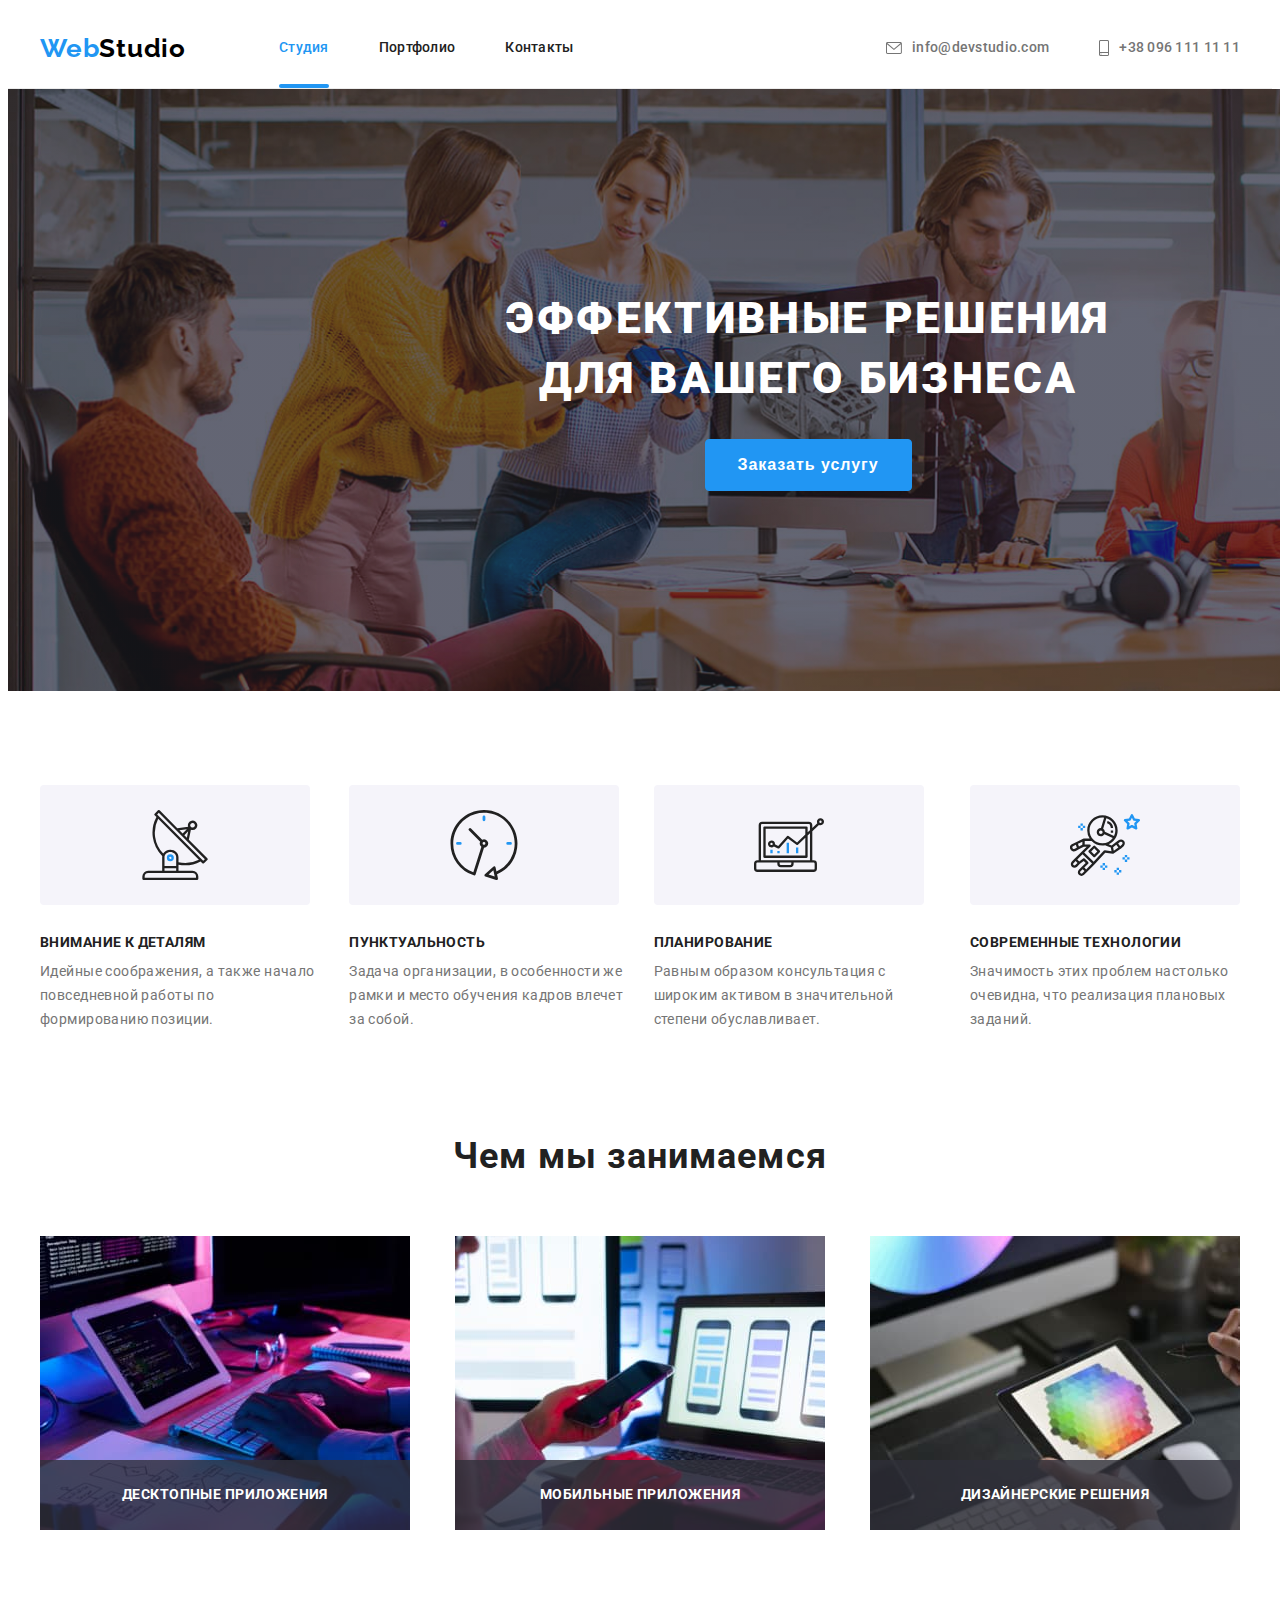
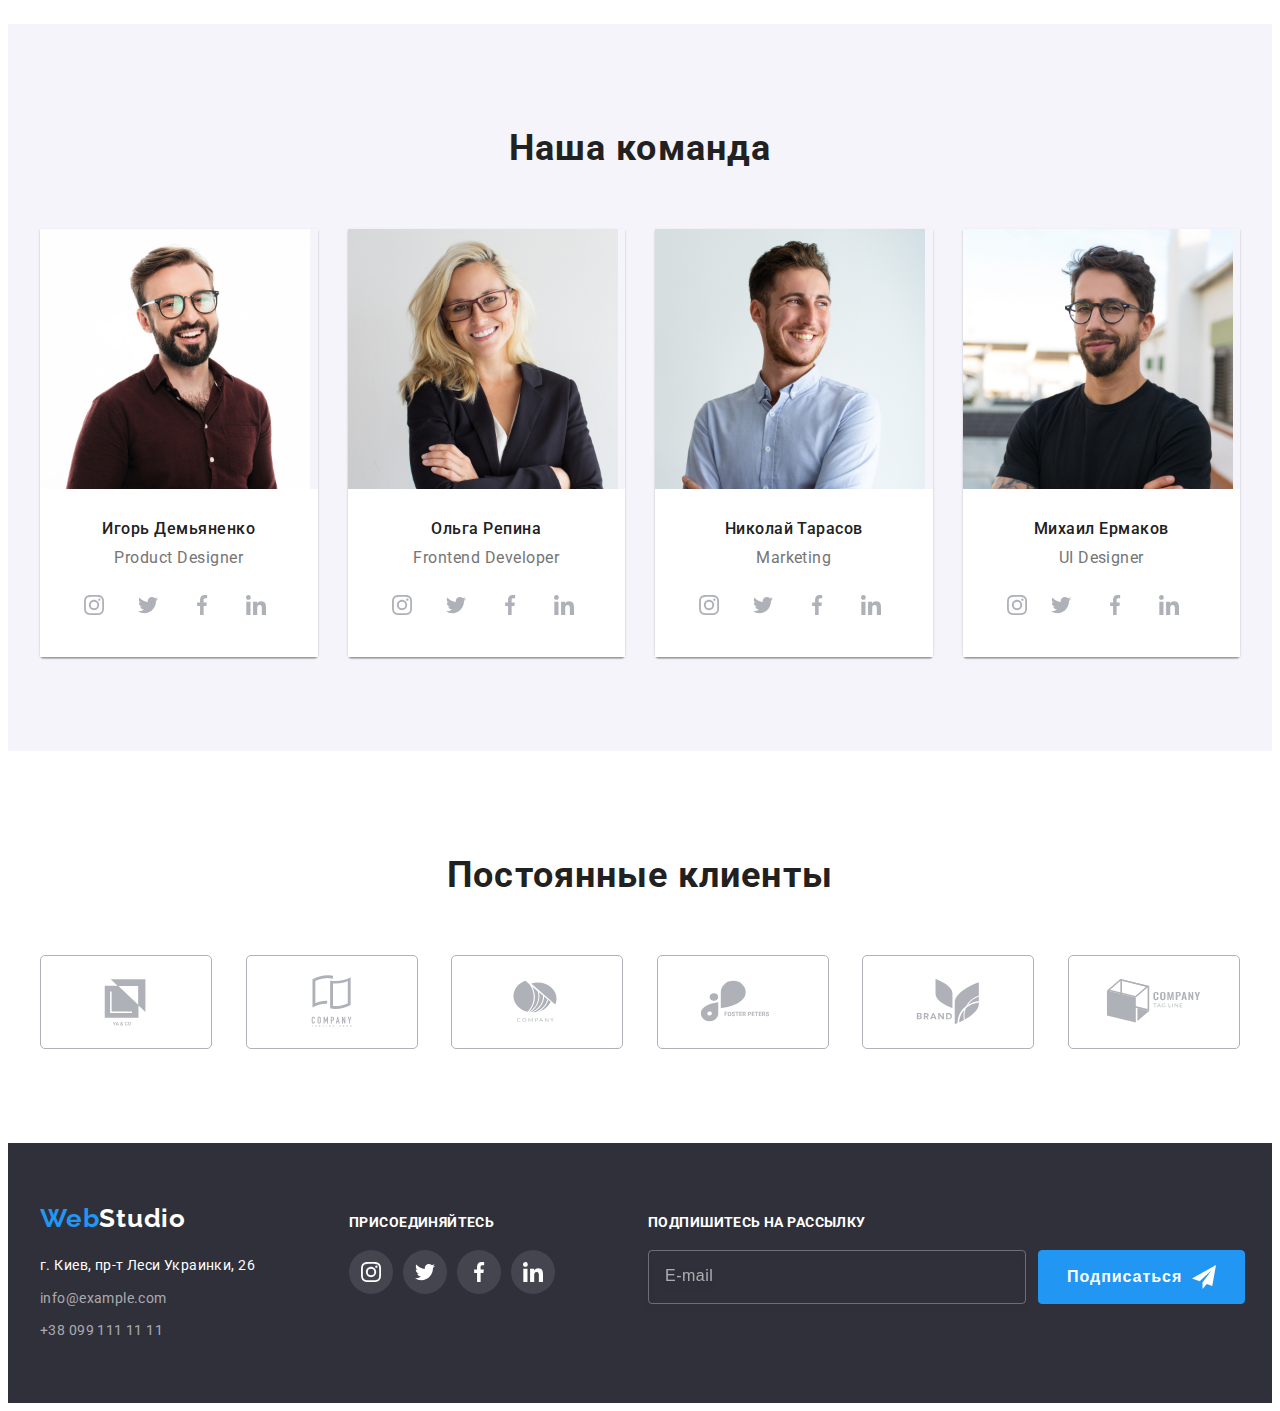
<file: index.html>
<!DOCTYPE html>
<html lang="ru">
<head>
    <meta charset="UTF-8">
    <meta http-equiv="X-UA-Compatible" content="IE=edge">
    <meta name="viewport" content="width=device-width, initial-scale=1.0">
    <title>WebStudio</title>
    <link rel="preconnect" href="https://fonts.googleapis.com">
    <link rel="preconnect" href="https://fonts.gstatic.com" crossorigin>
    <link href="https://fonts.googleapis.com/css2?family=Raleway:wght@700&family=Roboto:wght@400;500;700;900&display=swap"
        rel="stylesheet">
    <link rel="stylesheet" href="https://cdnjs.cloudflare.com/ajax/libs/modern-normalize/1.1.0/modern-normalize.min.css"
        integrity="sha512-wpPYUAdjBVSE4KJnH1VR1HeZfpl1ub8YT/NKx4PuQ5NmX2tKuGu6U/JRp5y+Y8XG2tV+wKQpNHVUX03MfMFn9Q=="
        crossorigin="anonymous" referrerpolicy="no-referrer" />
    <link rel="stylesheet" href="./css/main.min.css">
</head>
<body>
    <header class="header">
        <div class="container header__container">
            <nav class="navigation">
            <a class="logo-link link" href="./index.html" lang="en">
                Web<span class="logo-link__accent">Studio</span>
            </a>
            <ul class="menu list">
                <li class="menu__item">
                    <a class="menu__link link current" href="./index.html">Студия</a>
                </li>
                <li class="menu__item">
                    <a class="menu__link link" href="./portfolio.html">Портфолио</a>
                </li>
                <li class="menu__item">
                    <a class="menu__link link" href="">Контакты</a>
                </li>
            </ul>
            </nav>
            <ul class="contacts list">
                <li class="contacts__mail">
                    <a class="contacts__link link" href="mailto:info@devstudio.com">
                        <svg class="contacts__icon" width="16" height="12">
                            <use href="./images/icons.svg#icon-mail"></use>
                        </svg>
                        info@devstudio.com
                    </a>
                </li>
                <li class="contacts__tel">
                    <a class="contacts__link link" href="tel:+380961111111">
                        <svg class="contacts__icon" width="10" height="16">
                            <use href="./images/icons.svg#icon-smartphone"></use>
                        </svg>
                        +38 096 111 11 11
                    </a>
                </li>
            </ul>
        </div>
    </header>
    <main>
        <!-- Hero -->
        <section class="hero">
            <div class="container">
                <h1 class="main-title">Эффективные решения для вашего бизнеса</h1>
                <button class="modal-btn" type="button" data-modal-open>Заказать услугу</button>
            </div>
        </section>
        <!-- Advantages -->
        <section class="advantages-section">
            <div class="container">
                <ul class="advantages-list list">
                    <li class="advantages-list__item">
                        <div class="advantages-icon__wrapper">
                            <svg class="advantages-icon" width="70" height="70">
                                <use href="./images/icons.svg#icon-antenna"></use>
                            </svg>
                        </div>
                        <h3 class="advantages-list__title">Внимание к деталям</h3>
                        <p class="advantages-list__description">Идейные соображения, а также начало повседневной работы по формированию позиции.</p>
                    </li>
                    <li class="advantages-list__item">
                        <div class="advantages-icon__wrapper">
                            <svg class="advantages-icon" width="70" height="70">
                                <use href="./images/icons.svg#icon-clock"></use>
                            </svg>
                        </div>
                        <h3 class="advantages-list__title">Пунктуальность</h3>
                        <p class="advantages-list__description">Задача организации, в особенности же рамки и место обучения кадров влечет за собой.</p>
                    </li>
                    <li class="advantages-list__item">
                        <div class="advantages-icon__wrapper">
                            <svg class="advantages-icon" width="70" height="70">
                                <use href="./images/icons.svg#icon-diagram"></use>
                            </svg>
                        </div>
                        <h3 class="advantages-list__title">Планирование</h3>
                        <p class="advantages-list__description">Равным образом консультация с широким активом в значительной степени обуславливает.</p>
                    </li>
                    <li class="advantages-list__item">
                        <div class="advantages-icon__wrapper">
                            <svg class="advantages-icon" width="70" height="70">
                                <use href="./images/icons.svg#icon-astronaut"></use>
                            </svg>
                        </div>
                        <h3 class="advantages-list__title">Современные технологии</h3>
                        <p class="advantages-list__description">Значимость этих проблем настолько очевидна, что реализация плановых заданий.</p>
                    </li>
                </ul>
            </div>
        </section>
        <!-- Services -->
        <section class="services-section">
            <div class="container">
                <h2 class="section-title">Чем мы занимаемся</h2>
                <ul class="services-list list">
                    <li class="services-list__item">
                        <img class="services-img" src="./images/what-we-do/box1.jpg" alt="coding" width="370" height="294">
                        <p class="services-img__subtitle">Десктопные приложения</p>
                    </li>
                    <li class="services-list__item">
                        <img class="services-img" src="./images/what-we-do/box2.jpg" alt="app interface" width="370" height="294">
                        <p class="services-img__subtitle">Мобильные приложения</p>
                    </li>
                    <li class="services-list__item">
                        <img class="services-img" src="./images/what-we-do/box3.jpg" alt="colors on the tablet" width="370" height="294">
                        <p class="services-img__subtitle">Дизайнерские решения</p>
                    </li>
                </ul>
            </div>
        </section>
        <!-- Employees -->
        <section class="employees-section">
            <div class="container">
                <h2 class="section-title">Наша команда</h2>
                <ul class="employees-list list">
                    <li class="employees-list__item">
                        <img class="employees-list__photo" src="./images/our-team/img1.jpg" alt="Игорь Демьяненко" width="270" height="260">
                        <div class="info-wrapper">
                            <h3 class="employees-name">Игорь Демьяненко</h3>
                            <p class="employees-position" lang="en">Product Designer</p>
                            <ul class="soc-list list">
                                <li class="soc-list__item">
                                    <a href="" class="soc-list__link">
                                        <svg class="soc-list__icon" width="20" height="20">
                                            <use href="./images/icons.svg#icon-instagram"></use>
                                        </svg>
                                    </a>
                                </li>
                                <li class="soc-list__item">
                                    <a href="" class="soc-list__link">
                                        <svg class="soc-list__icon" width="20" height="20">
                                            <use href="./images/icons.svg#icon-twitter"></use>
                                        </svg>
                                    </a>
                                </li>
                                <li class="soc-list__item">
                                    <a href="" class="soc-list__link">
                                        <svg class="soc-list__icon" width="20" height="20">
                                            <use href="./images/icons.svg#icon-facebook"></use>
                                        </svg>
                                    </a>
                                </li>
                                <li class="soc-list__item">
                                    <a href="" class="soc-list__link">
                                        <svg class="soc-list__icon" width="20" height="20">
                                            <use href="./images/icons.svg#icon-linkedin"></use>
                                        </svg>
                                    </a>
                                </li>
                            </ul>
                        </div>
                    </li>
                    <li class="employees-list__item">
                        <img class="employees-list__photo" src="./images/our-team/img2.jpg" alt="Ольга Репина" width="270" height="260">
                        <div class="info-wrapper">
                            <h3 class="employees-name">Ольга Репина</h3>
                            <p class="employees-position" lang="en">Frontend Developer</p>
                            <ul class="soc-list list">
                                <li class="soc-list__item">
                                    <a href="" class="soc-list__link">
                                        <svg class="soc-list__icon" width="20" height="20">
                                            <use href="./images/icons.svg#icon-instagram"></use>
                                        </svg>
                                    </a>
                                </li>
                                <li class="soc-list__item">
                                    <a href="" class="soc-list__link">
                                        <svg class="soc-list__icon" width="20" height="20">
                                            <use href="./images/icons.svg#icon-twitter"></use>
                                        </svg>
                                    </a>
                                </li>
                                <li class="soc-list__item">
                                    <a href="" class="soc-list__link">
                                        <svg class="soc-list__icon" width="20" height="20">
                                            <use href="./images/icons.svg#icon-facebook"></use>
                                        </svg>
                                    </a>
                                </li>
                                <li class="soc-list__item">
                                    <a href="" class="soc-list__link">
                                        <svg class="soc-list__icon" width="20" height="20">
                                            <use href="./images/icons.svg#icon-linkedin"></use>
                                        </svg>
                                    </a>
                                </li>
                            </ul>
                        </div>
                    </li>
                    <li class="employees-list__item">
                        <img class="employees-list__photo" src="./images/our-team/img3.jpg" alt="Николай Тарасов" width="270" height="260">
                        <div class="info-wrapper">
                            <h3 class="employees-name">Николай Тарасов</h3>
                            <p class="employees-position" lang="en">Marketing</p>
                            <ul class="soc-list list">
                                <li class="soc-list__item">
                                    <a href="" class="soc-list__link">
                                        <svg class="soc-list__icon" width="20" height="20">
                                            <use href="./images/icons.svg#icon-instagram"></use>
                                        </svg>
                                    </a>
                                </li>
                                <li class="soc-list__item">
                                    <a href="" class="soc-list__link">
                                        <svg class="soc-list__icon" width="20" height="20">
                                            <use href="./images/icons.svg#icon-twitter"></use>
                                        </svg>
                                    </a>
                                </li>
                                <li class="soc-list__item">
                                    <a href="" class="soc-list__link">
                                        <svg class="soc-list__icon" width="20" height="20">
                                            <use href="./images/icons.svg#icon-facebook"></use>
                                        </svg>
                                    </a>
                                </li>
                                <li class="soc-list__item">
                                    <a href="" class="soc-list__link">
                                        <svg class="soc-list__icon" width="20" height="20">
                                            <use href="./images/icons.svg#icon-linkedin"></use>
                                        </svg>
                                    </a>
                                </li>
                            </ul>
                        </div>
                    </li>
                    <li class="employees-list__item">
                        <img class="employees-list__photo" src="./images/our-team/img4.jpg" alt="Михаил Ермаков" width="270" height="260">
                        <div class="info-wrapper">
                            <h3 class="employees-name">Михаил Ермаков</h3>
                            <p class="employees-position" lang="en">UI Designer</p>
                            <ul class="soc-list list">
                                <li class="soc-list-item">
                                    <a href="" class="soc-list__link">
                                        <svg class="soc-list__icon" width="20" height="20">
                                            <use href="./images/icons.svg#icon-instagram"></use>
                                        </svg>
                                    </a>
                                </li>
                                <li class="soc-list__item">
                                    <a href="" class="soc-list__link">
                                        <svg class="soc-list__icon" width="20" height="20">
                                            <use href="./images/icons.svg#icon-twitter"></use>
                                        </svg>
                                    </a>
                                </li>
                                <li class="soc-list__item">
                                    <a href="" class="soc-list__link">
                                        <svg class="soc-list__icon" width="20" height="20">
                                            <use href="./images/icons.svg#icon-facebook"></use>
                                        </svg>
                                    </a>
                                </li>
                                <li class="soc-list__item">
                                    <a href="" class="soc-list__link">
                                        <svg class="soc-list__icon" width="20" height="20">
                                            <use href="./images/icons.svg#icon-linkedin"></use>
                                        </svg>
                                    </a>
                                </li>
                            </ul>
                        </div>
                    </li>
                </ul>
            </div>
        </section>
        <!-- Our clients -->
        <section class="clients-section">
            <div class="container">
                <h2 class="section-title">Постоянные клиенты</h2>
                <ul class="clients-list list">
                    <li class="clients-list__item">
                        <a href="" class="clients-list__link">
                            <svg class="clients-list__icon" width="106" height="60">
                                <use href="./images/icons.svg#icon-group"></use>
                            </svg>
                        </a>
                    </li>
                    <li class="clients-list__item">
                        <a href="" class="clients-list__link">
                            <svg class="clients-list__icon" width="106" height="60">
                                <use href="./images/icons.svg#icon-group-1"></use>
                            </svg>
                        </a>
                    </li>
                    <li class="clients-list__item">
                        <a href="" class="clients-list__link">
                            <svg class="clients-list__icon" width="106" height="60">
                                <use href="./images/icons.svg#icon-group-2"></use>
                            </svg>
                        </a>
                    </li>
                    <li class="clients-list__item">
                        <a href="" class="clients-list__link">
                            <svg class="clients-list__icon" width="106" height="60">
                                <use href="./images/icons.svg#icon-group-3"></use>
                            </svg>
                        </a>
                    </li>
                    <li class="clients-list__item">
                        <a href="" class="clients-list__link">
                            <svg class="clients-list__icon" width="106" height="60">
                                <use href="./images/icons.svg#icon-group-4"></use>
                            </svg>
                        </a>
                    </li>
                    <li class="clients-list__item">
                        <a href="" class="clients-list__link link">
                            <svg class="clients-list__icon" width="106" height="60">
                                <use href="./images/icons.svg#icon-group-5"></use>
                            </svg>
                        </a>
                    </li>
                </ul>
            </div>
        </section>
    </main>
    <footer class="footer">
        <div class="container footer-wrapper">
            <div class="footer-contacts">
                    <a class="logo-link link" href="./index.html" lang="en">Web<span class="logo-link__accent logo-link__accent-dark">Studio</span></a>
                    <address class="address">
                        <ul class="footer-contact-list list">
                            <li class="footer-contact-list__item">
                                <a class="footer-contact-list__link footer-address-link link" href="https://goo.gl/maps/2Wj12QhzYocX28hv6" target="_blank" rel="noopener noreferrer">г. Киев, пр-т Леси Украинки, 26</a>
                            </li>
                            <li class="footer-contact-list__item">
                                <a class="footer-contact-list__link link" href="mailto:info@example.com">info@example.com</a>
                            </li>
                            <li class="footer-contact-list__item">
                                <a class="footer-contact-list__link link" href="tel:+380991111111">+38 099 111 11 11</a>
                            </li>
                        </ul>
                    </address>
            </div>
            <div class="footer-soc-links">
                <h3 class="footer-title">присоединяйтесь</h3>
                <ul class="soc-list list">
                    <li class="soc-list__item">
                        <a href="" class="soc-list__link soc-list__link-dark">
                            <svg class="soc-list__icon soc-list__icon-dark" width="20" height="20">
                                <use href="./images/icons.svg#icon-instagram"></use>
                            </svg>
                        </a>
                    </li>
                    <li class="soc-list__item">
                        <a href="" class="soc-list__link soc-list__link-dark">
                            <svg class="soc-list__icon soc-list__icon-dark" width="20" height="20">
                                <use href="./images/icons.svg#icon-twitter"></use>
                            </svg>
                        </a>
                    </li>
                    <li class="soc-list__item">
                        <a href="" class="soc-list__link soc-list__link-dark">
                            <svg class="soc-list__icon soc-list__icon-dark" width="20" height="20">
                                <use href="./images/icons.svg#icon-facebook"></use>
                            </svg>
                        </a>
                    </li>
                    <li class="soc-list__item">
                        <a href="" class="soc-list__link soc-list__link-dark">
                            <svg class="soc-list__icon soc-list__icon-dark" width="20" height="20">
                                <use href="./images/icons.svg#icon-linkedin"></use>
                            </svg>
                        </a>
                    </li>
                </ul>
            </div>
            <div class="footer-form-wrapper">
                <p class="footer-title">Подпишитесь на рассылку</p>
                <form class="footer-form">
                    <input type="email" name="user_email" class="footer-email-input" placeholder="E-mail" required>
                    <button type="submit" class="footer-join-btn">
                        <span>Подписаться</span>
                        <svg class="footer-sent-icon" width="24" height="24">
                            <use href="./images/icons.svg#icon-send"></use>
                        </svg>
                    </button>
                </form>
            </div>
        </div>
    </footer>
    <div class="backdrop is-hidden" data-modal>
        <div class="modal">
            <button type="button" class="modal-close-btn" data-modal-close>
                <svg class="modal-close-btn__icon" width="18" height="18">
                    <use href="./images/icons.svg#icon-close"></use>
                </svg>
            </button>
            <form class="contact-form">
                <p class="modal-task-name">Оставьте свои данные, мы вам перезвоним</p>
                <label for="type-name" class="contact-form__label">
                    <span class="contact-form__label-name">Имя</span>
                </label>                    
                <div class="input-wrapper">
                    <input id="type-name" type="text" class="contact-form__input" name="user_name" required minlength="2">
                    <svg class="contact-form__input-icon" width="18" height="18">
                        <use href="./images/icons.svg#icon-person"></use>
                    </svg>  
                </div>
                <label for="type-tel" class="contact-form__label">
                    <span class="contact-form__label-name">Телефон</span>
                </label>                    
                <div class="input-wrapper">
                    <input id="type-tel" type="tel" class="contact-form__input" name="user_phone" required pattern="[0-9]{3}-[0-9]{3}-[0-9]{2}-[0-9]{2}" title="xxx-xxx-xx-xx">
                    <svg class="contact-form__input-icon" width="18" height="18">
                        <use href="./images/icons.svg#icon-modal-phone"></use>
                    </svg>
                </div>
                <label for="type-mail" class="contact-form__label">
                    <span class="contact-form__label-name">Почта</span>
                </label>                    
                <div class="input-wrapper">
                    <input id="type-mail" type="email" class="contact-form__input" name="user_mail" required>
                    <svg class="contact-form__input-icon" width="18" height="18">
                        <use href="./images/icons.svg#icon-modal-email"></use>
                    </svg>
                </div>
                <label class="comment-form-label">
                    <span class="contact-form__label-name">Комментарий</span>
                    <textarea class="comment-area" name="user_comment" placeholder="Введите текст"></textarea>
                </label>
                <input id="checkbox-policy" type="checkbox" class="checkbox-input visually-hidden" name="user-policy">                     
                <label for="checkbox-policy" class="checkbox-label">Соглашаюсь с рассылкой и принимаю&nbsp; <a href="" class="user-policy-link link">Условия договора</a></label>
                <button class="contact-form-btn" type="submit">
                    Отправить
                </button>
            </form>
        </div>
    </div>

    <script src="./js/modal.js"></script>
</body>
</html>
</file>
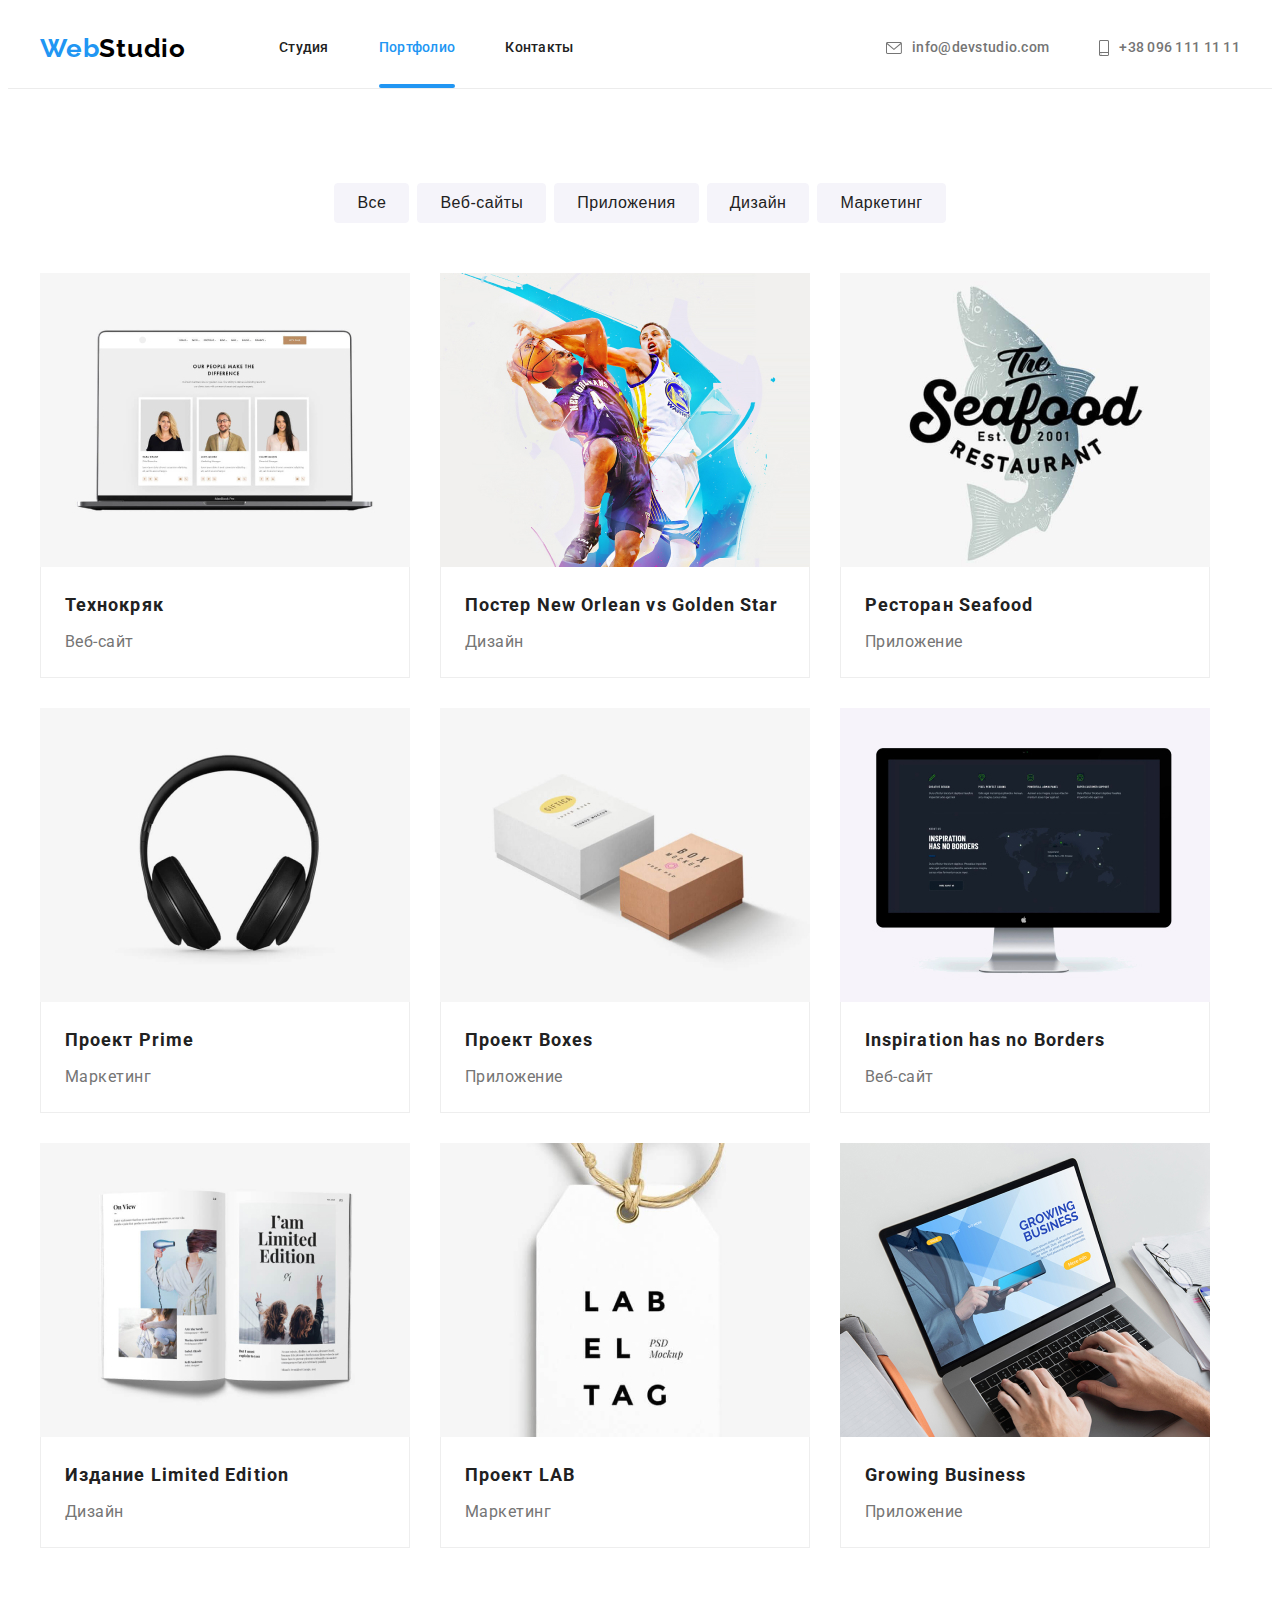
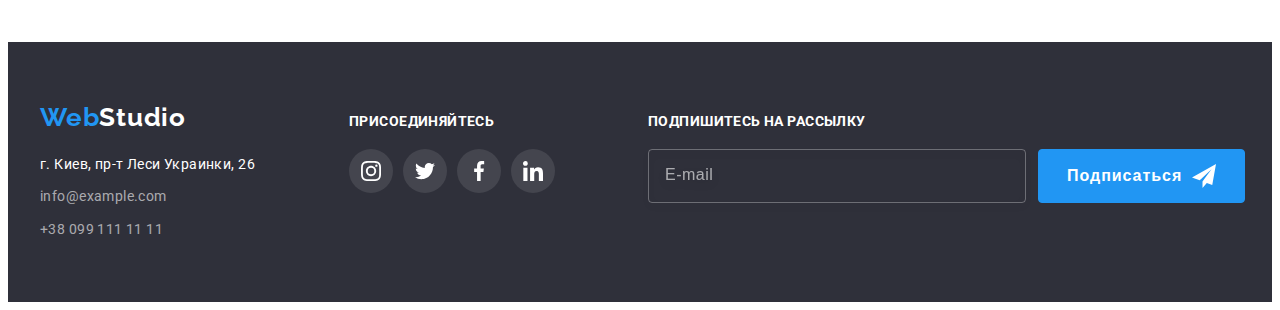
<file: portfolio.html>
<!DOCTYPE html>
<html lang="en">
<head>
    <meta charset="UTF-8">
    <meta http-equiv="X-UA-Compatible" content="IE=edge">
    <meta name="viewport" content="width=device-width, initial-scale=1.0">
    <title>Portfolio</title>
    <link rel="preconnect" href="https://fonts.googleapis.com">
    <link rel="preconnect" href="https://fonts.gstatic.com" crossorigin>
    <link href="https://fonts.googleapis.com/css2?family=Raleway:wght@700&family=Roboto:wght@400;500;700;900&display=swap"
        rel="stylesheet">
    <link rel="stylesheet" href="https://cdnjs.cloudflare.com/ajax/libs/modern-normalize/1.1.0/modern-normalize.min.css"
        integrity="sha512-wpPYUAdjBVSE4KJnH1VR1HeZfpl1ub8YT/NKx4PuQ5NmX2tKuGu6U/JRp5y+Y8XG2tV+wKQpNHVUX03MfMFn9Q=="
        crossorigin="anonymous" referrerpolicy="no-referrer" />
    <link rel="stylesheet" href="./css/main.min.css">
</head>
<body>
    <header class="header">
        <div class="container header__container">
            <nav class="navigation">
                <a class="logo-link link" href="./index.html" lang="en">
                    Web<span class="logo-link__accent">Studio</span>
                </a>
                <ul class="menu list">
                    <li class="menu__item">
                        <a class="menu__link link" href="./index.html">Студия</a>
                    </li>
                    <li class="menu__item">
                        <a class="menu__link link current" href="./portfolio.html">Портфолио</a>
                    </li>
                    <li class="menu__item">
                        <a class="menu__link link" href="">Контакты</a>
                    </li>
                </ul>
            </nav>
            <ul class="contacts list">
                <li class="contacts__mail">
                    <a class="contacts__link link" href="mailto:info@devstudio.com">
                        <svg class="contacts__icon" width="16" height="12">
                            <use href="./images/icons.svg#icon-mail"></use>
                        </svg>
                        info@devstudio.com
                    </a>
                </li>
                <li class="contacts__tel">
                    <a class="contacts__link link" href="tel:+380961111111">
                        <svg class="contacts__icon" width="10" height="16">
                            <use href="./images/icons.svg#icon-smartphone"></use>
                        </svg>
                        +38 096 111 11 11
                    </a>
                </li>
            </ul>
        </div>
    </header>
    <main>
        <section class="portfolio-section">
            <div class="container">
                <ul class="selector">
                    <li class="selector__list list">
                        <button class="selector__btn" type="button">Все</button>
                    </li>
                    <li class="selector__list list">
                        <button class="selector__btn" type="button">Веб-сайты</button>
                    </li>
                    <li class="selector__list list">
                        <button class="selector__btn" type="button">Приложения</button>
                    </li>
                    <li class="selector__list list">
                        <button class="selector__btn" type="button">Дизайн</button>
                    </li>
                    <li class="selector__list list">
                        <button class="selector__btn" type="button">Маркетинг</button>
                    </li>
                </ul>
                <ul class="portfolio-cards">
                    <li class="cards-list list">
                        <a class="card-link link" href="">
                            <div class="card-link-wrapper">
                                <img class="card-img" src="./images/portfolio/1.jpg" alt="Технокряк" width="370" height="294">
                                <div class="project-overlay">
                                    <p class="project-overlay-text">
                                        Ресурс предлагает комплексные предложения с разным уровнем функционала и сервисов. Все это позволит посетителю получить
                                        исчерпывающие сведения о компании или частном лице.
                                    </p>
                                </div>
                            </div>
                            <div class="card-name-wrapper">
                                <h3 class="projects-name">Технокряк</h3>
                                <p class="project-field">Веб-сайт</p>
                            </div>                            
                        </a>                           
                    </li>
                    <li class="cards-list list">
                        <a class="card-link link" href="">
                            <div class="card-link-wrapper">
                                <img class="card-img" src="./images/portfolio/2.jpg" alt="Постер New Orlean vs Golden Star" width="370" height="294">
                                <div class="project-overlay">
                                    <p class="project-overlay-text">
                                        Ресурс предлагает комплексные предложения с разным уровнем функционала и сервисов. Все это позволит посетителю
                                        получить
                                        исчерпывающие сведения о компании или частном лице.
                                    </p>
                                </div>
                            </div>
                            <div class="card-name-wrapper">
                                <h3 class="projects-name">Постер New Orlean vs Golden Star</h3>
                                <p class="project-field">Дизайн</p>
                            </div>
                        </a>
                    </li>
                    <li class="cards-list list">
                        <a class="card-link link" href="">
                            <div class="card-link-wrapper">
                                <img class="card-img" src="./images/portfolio/3.jpg" alt="Ресторан Seafood" width="370" height="294">
                                <div class="project-overlay">
                                    <p class="project-overlay-text">
                                        Ресурс предлагает комплексные предложения с разным уровнем функционала и сервисов. Все это позволит посетителю
                                        получить
                                        исчерпывающие сведения о компании или частном лице.
                                    </p>
                                </div>
                            </div>                            
                            <div class="card-name-wrapper">
                                <h3 class="projects-name">Ресторан Seafood</h3>
                                <p class="project-field">Приложение</p>
                            </div>
                        </a>
                    </li>
                    <li class="cards-list list">
                        <a class="card-link link" href="">
                            <div class="card-link-wrapper">
                                <img class="card-img" src="./images/portfolio/4.jpg" alt="Проект Prime" width="370" height="294">
                                <div class="project-overlay">
                                    <p class="project-overlay-text">
                                        Ресурс предлагает комплексные предложения с разным уровнем функционала и сервисов. Все это позволит посетителю
                                        получить
                                        исчерпывающие сведения о компании или частном лице.
                                    </p>
                                </div>
                            </div>                            
                            <div class="card-name-wrapper">
                                <h3 class="projects-name">Проект Prime</h3>
                                <p class="project-field">Маркетинг</p>
                            </div>
                        </a>
                    </li>
                    <li class="cards-list list">
                        <a class="card-link link" href="">
                            <div class="card-link-wrapper">
                                <img class="card-img" src="./images/portfolio/5.jpg" alt="Проект Boxes" width="370" height="294">
                                <div class="project-overlay">
                                    <p class="project-overlay-text">
                                        Ресурс предлагает комплексные предложения с разным уровнем функционала и сервисов. Все это позволит посетителю
                                        получить
                                        исчерпывающие сведения о компании или частном лице.
                                    </p>
                                </div>
                            </div>                            
                            <div class="card-name-wrapper">
                                <h3 class="projects-name">Проект Boxes</h3>
                                <p class="project-field">Приложение</p>
                            </div>
                        </a>
                    </li>
                    <li class="cards-list list">
                        <a class="card-link link" href="">
                            <div class="card-link-wrapper">
                                <img class="card-img" src="./images/portfolio/6.jpg" alt="Inspiration has no Borders" width="370" height="294">
                                <div class="project-overlay">
                                    <p class="project-overlay-text">
                                        Ресурс предлагает комплексные предложения с разным уровнем функционала и сервисов. Все это позволит посетителю
                                        получить
                                        исчерпывающие сведения о компании или частном лице.
                                    </p>
                                </div>
                            </div>                            
                            <div class="card-name-wrapper">
                                <h3 class="projects-name">Inspiration has no Borders</h3>
                                <p class="project-field">Веб-сайт</p>
                            </div>
                        </a>                            
                    </li>
                    <li class="cards-list list">
                        <a class="card-link link" href="">
                            <div class="card-link-wrapper">
                                <img class="card-img" src="./images/portfolio/7.jpg" alt="Издание Limited Edition" width="370" height="294">
                                <div class="project-overlay">
                                    <p class="project-overlay-text">
                                        Ресурс предлагает комплексные предложения с разным уровнем функционала и сервисов. Все это позволит посетителю
                                        получить
                                        исчерпывающие сведения о компании или частном лице.
                                    </p>
                                </div>
                            </div>                                
                            <div class="card-name-wrapper">
                                <h3 class="projects-name">Издание Limited Edition</h3>
                                <p class="project-field">Дизайн</p>
                            </div>
                        </a>
                    </li>
                    <li class="cards-list list">
                        <a class="card-link link" href="">
                            <div class="card-link-wrapper">
                                <img class="card-img" src="./images/portfolio/8.jpg" alt="Проект LAB" width="370" height="294">
                                <div class="project-overlay">
                                    <p class="project-overlay-text">
                                        Ресурс предлагает комплексные предложения с разным уровнем функционала и сервисов. Все это позволит посетителю
                                        получить
                                        исчерпывающие сведения о компании или частном лице.
                                    </p>
                                </div>
                            </div>                            
                            <div class="card-name-wrapper">
                                <h3 class="projects-name">Проект LAB</h3>
                                <p class="project-field">Маркетинг</p>
                            </div>
                        </a>                            
                    </li>
                    <li class="cards-list list">
                        <a class="card-link link" href="">
                            <div class="card-link-wrapper">
                                <img class="card-img" src="./images/portfolio/9.jpg" alt="Growing Business" width="370" height="294">
                                <div class="project-overlay">
                                    <p class="project-overlay-text">
                                        Ресурс предлагает комплексные предложения с разным уровнем функционала и сервисов. Все это позволит посетителю
                                        получить
                                        исчерпывающие сведения о компании или частном лице.
                                    </p>
                                </div>
                            </div>                                
                            <div class="card-name-wrapper">
                                <h3 class="projects-name">Growing Business</h3>
                                <p class="project-field">Приложение</p>
                            </div>
                        </a>
                    </li>
                </ul>
            </div>
        </section>
    </main>
    <footer class="footer">
        <div class="container footer-wrapper">
            <div class="footer-contacts">
                <a class="logo-link link" href="./index.html" lang="en">Web<span
                        class="logo-link__accent logo-link__accent-dark">Studio</span></a>
                <address class="address">
                    <ul class="footer-contact-list list">
                        <li class="footer-contact-list__item">
                            <a class="footer-contact-list__link footer-address-link link"
                                href="https://goo.gl/maps/2Wj12QhzYocX28hv6" target="_blank" rel="noopener noreferrer">г.
                                Киев, пр-т Леси Украинки, 26</a>
                        </li>
                        <li class="footer-contact-list__item">
                            <a class="footer-contact-list__link link" href="mailto:info@example.com">info@example.com</a>
                        </li>
                        <li class="footer-contact-list__item">
                            <a class="footer-contact-list__link link" href="tel:+380991111111">+38 099 111 11 11</a>
                        </li>
                    </ul>
                </address>
            </div>
            <div class="footer-soc-links">
                <h3 class="footer-title">присоединяйтесь</h3>
                <ul class="soc-list list">
                    <li class="soc-list__item">
                        <a href="" class="soc-list__link soc-list__link-dark">
                            <svg class="soc-list__icon soc-list__icon-dark" width="20" height="20">
                                <use href="./images/icons.svg#icon-instagram"></use>
                            </svg>
                        </a>
                    </li>
                    <li class="soc-list__item">
                        <a href="" class="soc-list__link soc-list__link-dark">
                            <svg class="soc-list__icon soc-list__icon-dark" width="20" height="20">
                                <use href="./images/icons.svg#icon-twitter"></use>
                            </svg>
                        </a>
                    </li>
                    <li class="soc-list__item">
                        <a href="" class="soc-list__link soc-list__link-dark">
                            <svg class="soc-list__icon soc-list__icon-dark" width="20" height="20">
                                <use href="./images/icons.svg#icon-facebook"></use>
                            </svg>
                        </a>
                    </li>
                    <li class="soc-list__item">
                        <a href="" class="soc-list__link soc-list__link-dark">
                            <svg class="soc-list__icon soc-list__icon-dark" width="20" height="20">
                                <use href="./images/icons.svg#icon-linkedin"></use>
                            </svg>
                        </a>
                    </li>
                </ul>
            </div>
            <div class="footer-form-wrapper">
                <p class="footer-title">Подпишитесь на рассылку</p>
                <form class="footer-form">
                    <input type="email" name="user_email" class="footer-email-input" placeholder="E-mail" required>
                    <button type="submit" class="footer-join-btn">
                        <span>Подписаться</span>
                        <svg class="footer-sent-icon" width="24" height="24">
                            <use href="./images/icons.svg#icon-send"></use>
                        </svg>
                    </button>
                </form>
            </div>
        </div>
    </footer>
</body>
</html>
</file>
<file: css/main.min.css>
:root{--primary-font-family: 'Roboto', sans-serif;--secondary-font-family: 'Raleway', sans-serif;--primary-text-color-theme-dark: #FFFFFF;--primary-text-color-theme-light: #000000;--accent-color: #2196F3}.visually-hidden{position:absolute;width:1px;height:1px;margin:-1px;border:0;padding:0;white-space:nowrap;clip-path:inset(100%);clip:rect(0 0 0 0);overflow:hidden}h1,h2,h3,h4,p{margin-top:0;margin-bottom:0}ul,ol{margin-top:0;margin-bottom:0;padding-left:0}img{display:block}.link{text-decoration:none}.list{list-style:none}.address{font-style:normal}body{font-family:var(--primary-font-family);font-style:normal}.container{width:1200px;padding-left:15px;padding-right:15px;margin-left:auto;margin-right:auto}.backdrop{position:fixed;top:0;left:0;width:100%;height:100%;background-color:rgba(0,0,0,0.5);transition:opacity 250ms cubic-bezier(0.4, 0, 0.2, 1),visibility 250ms cubic-bezier(0.4, 0, 0.2, 1)}.backdrop.is-hidden{opacity:0;visibility:hidden;pointer-events:none}.modal{position:absolute;top:50%;left:50%;transform:translate(-50%, -50%);width:528px;height:581px;background-color:#FFFFFF;box-shadow:0px 1px 3px rgba(0,0,0,0.12),0px 1px 1px rgba(0,0,0,0.14),0px 2px 1px rgba(0,0,0,0.2);border-radius:4px;padding:40px}.modal-close-btn{position:absolute;top:8px;right:8px;display:flex;align-items:center;justify-content:center;width:30px;height:30px;border-radius:50%;border:1px solid #0000001A;background-color:transparent;cursor:pointer;padding:0}.modal-close-btn__icon{fill:#212121;transition:fill 250ms cubic-bezier(0.4, 0, 0.2, 1)}.modal-close-btn:hover .modal-close-btn__icon{fill:var(--accent-color)}.modal-btn{font-weight:700;font-size:16px;line-height:1.87;display:flex;align-items:center;text-align:center;letter-spacing:0.06em;color:#FFFFFF;background-color:var(--accent-color);cursor:pointer;margin:0 auto;border:1px solid var(--accent-color);border-radius:4px;padding:10px 32px;transition:background-color 250ms cubic-bezier(0.4, 0, 0.2, 1)}.modal-btn:hover,.modal-btn:focus{background-color:#188CE8}.contact-form{display:flex;flex-direction:column}.modal-task-name{margin-bottom:12px;font-weight:700;font-size:20px;line-height:1.15;text-align:center;letter-spacing:0.03em;color:#212121}.contact-form__input{padding-left:42px;width:100%;height:40px;border:1px solid rgba(33,33,33,0.2);border-radius:4px;transition:border-color 250ms cubic-bezier(0.4, 0, 0.2, 1)}.contact-form__input:focus{border-color:var(--accent-color);outline:none}.contact-form__label-name{display:block;font-weight:400;font-size:12px;line-height:1.167;letter-spacing:0.01em;color:#757575}.comment-form-label{margin-bottom:20px}.comment-area{display:block;padding:12px 16px;margin-top:4px;width:100%;height:120px;border:1px solid rgba(33,33,33,0.2);border-radius:4px;resize:none;transition:border-color 250ms cubic-bezier(0.4, 0, 0.2, 1)}.comment-area:focus{border-color:var(--accent-color);outline:none}.comment-area::placeholder{font-weight:400;font-size:14px;line-height:1.14;letter-spacing:0.01em;color:rgba(117,117,117,0.5)}.contact-form__input-icon{position:absolute;top:50%;left:12px;transform:translateY(-50%);fill:#212121;transition:fill 250ms cubic-bezier(0.4, 0, 0.2, 1)}.contact-form__input:focus+.contact-form__input-icon{fill:var(--accent-color)}.input-wrapper{position:relative;margin-top:4px;margin-bottom:10px}.checkbox-label{display:flex;justify-content:center;align-items:center;font-weight:400;font-size:14px;line-height:1.71;letter-spacing:0.03em;color:#757575;margin-bottom:30px}.checkbox-label::before{display:block;margin-right:7px;width:16px;height:15px;content:"";border:2px solid #212121;border-radius:2px;cursor:pointer;background-color:transparent;transition:all 250ms cubic-bezier(0.4, 0, 0.2, 1)}.checkbox-input:checked+.checkbox-label::before{background-color:var(--accent-color);border-color:var(--accent-color);background-image:url("../images/icon-check.svg");background-position:center}.checkbox-input:focus+.checkbox-label::before{outline:2px solid var(--accent-color)}.user-policy-link{display:block;text-decoration-line:underline;color:var(--accent-color)}.checkbox-icon{position:absolute}.contact-form-btn{font-weight:700;font-size:16px;line-height:1.87;display:flex;align-items:center;text-align:center;letter-spacing:0.06em;color:#FFFFFF;background-color:var(--accent-color);cursor:pointer;margin:0 auto;border:1px solid var(--accent-color);border-radius:4px;padding:10px 55px;box-shadow:0px 1px 3px rgba(0,0,0,0.12),0px 1px 1px rgba(0,0,0,0.14),0px 2px 1px rgba(0,0,0,0.2);transition:background-color 250ms cubic-bezier(0.4, 0, 0.2, 1)}.contact-form-btn:hover,.contact-form-btn:focus{background-color:#188CE8;box-shadow:0px 4px 4px rgba(0,0,0,0.15)}.logo-link{font-family:var(--secondary-font-family);font-weight:700;font-size:26px;line-height:1.19;letter-spacing:0.03em;color:var(--accent-color);margin-right:93px}.logo-link__accent{font-family:var(--secondary-font-family);font-weight:700;font-size:26px;line-height:1.19;letter-spacing:0.03em;color:var(--primary-text-color-theme-light)}.logo-link__accent-dark{color:var(--primary-text-color-theme-dark)}.section-title{font-weight:700;font-size:36px;line-height:1.67;text-align:center;letter-spacing:0.03em;color:#212121;margin-bottom:50px}.soc-list{display:flex}.soc-list__item:not(:last-child){margin-right:10px}.soc-list__link{display:flex;justify-content:center;align-items:center;height:44px;width:44px;border-radius:50%;background-color:#FFFFFF;transition:background-color 250ms cubic-bezier(0.4, 0, 0.2, 1)}.soc-list__link:hover,.soc-list__link:focus{background-color:var(--accent-color)}.soc-list__icon{fill:#AFB1B8;transition:fill 250ms cubic-bezier(0.4, 0, 0.2, 1)}.soc-list__link:hover .soc-list__icon,.soc-list__link:focus .soc-list__icon{fill:#FFFFFF}.soc-list__icon-dark{fill:#FFFFFF}.soc-list__link-dark{background:rgba(255,255,255,0.1)}.header{border-bottom:1px solid #ECECEC}.header__container{display:flex;align-items:center;justify-content:space-between}.navigation{display:flex;align-items:center}.menu{display:flex;align-items:center}.menu__link{display:block;font-weight:500;font-size:14px;line-height:1.14;letter-spacing:0.02em;color:#212121;padding-top:32px;padding-bottom:32px;transition:color 250ms cubic-bezier(0.4, 0, 0.2, 1)}.menu__link:hover,.menu__link:focus{color:var(--accent-color)}.menu__link.current::after{position:absolute;bottom:0;left:0;display:block;content:"";width:100%;height:4px;background:var(--accent-color);border-radius:2px}.menu .menu__link.current{color:var(--accent-color)}.menu__item{position:relative}.menu__item:not(:last-child){margin-right:50px}.contacts{display:flex}.contacts__mail{margin-right:50px}.contacts__link{display:flex;align-items:center;font-weight:500;font-size:14px;line-height:1.14;letter-spacing:0.02em;color:#757575;transition:color 250ms cubic-bezier(0.4, 0, 0.2, 1)}.contacts__link:hover,.contacts__link:focus{color:var(--accent-color)}.contacts__icon{margin-right:10px;fill:#757575;transition:fill 250ms cubic-bezier(0.4, 0, 0.2, 1)}.contacts__link:hover .contacts__icon,.contacts__link:focus .contacts__icon{fill:var(--accent-color)}.main-title{font-weight:900;font-size:44px;line-height:1.36;text-align:center;letter-spacing:0.06em;text-transform:uppercase;color:#FFFFFF;margin-bottom:30px;width:696px;margin-left:auto;margin-right:auto}.hero{background-image:linear-gradient(rgba(47,48,58,0.4), rgba(47,48,58,0.4)),url("../images/hero/bg.jpg");background-size:cover;padding-top:200px;padding-bottom:200px;margin-left:auto;margin-right:auto;width:1600px}.advantages-section{padding-top:94px;padding-bottom:94px}.advantages-list{display:flex;justify-content:space-between}.advantages-list__item{flex-basis:calc((100%-120px)/4)}.advantages-list__item:not(:last-child){margin-right:30px}.advantages-icon__wrapper{display:flex;justify-content:center;align-items:center;width:270px;height:120px;background:#F5F4FA;border-radius:4px;margin-bottom:30px}.advantages-list__title{font-weight:700;font-size:14px;line-height:1.14;letter-spacing:0.03em;text-transform:uppercase;color:#212121;margin-bottom:10px}.advantages-list__description{font-weight:400;font-size:14px;line-height:1.71;letter-spacing:0.03em;color:#757575}.services-section{padding-bottom:94px}.services-list{display:flex;justify-content:space-between;flex-wrap:wrap}.services-list__item{position:relative}.services-img__subtitle{display:flex;align-items:center;justify-content:center;position:absolute;bottom:0;height:70px;width:100%;font-weight:700;font-size:14px;line-height:1.14;text-align:center;letter-spacing:0.03em;text-transform:uppercase;color:var(--primary-text-color-theme-dark);background-color:rgba(47,48,58,0.8)}.services-list__item{flex-basis:calc((100% - 90px) / 3)}.employees-section{padding-top:94px;padding-bottom:94px;background-color:#F5F4FA}.employees-list{display:flex;flex-wrap:wrap;margin-top:-30px;margin-left:-30px}.employees-list__item{flex-basis:calc((100% - 120px) / 4);margin-top:30px;margin-left:30px;box-shadow:0px 1px 3px rgba(0,0,0,0.12),0px 1px 1px rgba(0,0,0,0.14),0px 2px 1px rgba(0,0,0,0.2);border-radius:0px 0px 4px 4px}.info-wrapper{background-color:var(--primary-text-color-theme-dark);padding-top:30px;padding-bottom:30px;padding-left:32px;padding-right:32px}.employees-name{font-weight:500;font-size:16px;line-height:1.19;text-align:center;letter-spacing:0.03em;color:#212121}.employees-name{margin-bottom:10px}.employees-position{font-weight:400;font-size:16px;line-height:1.19;text-align:center;letter-spacing:0.03em;color:#757575;margin-bottom:16px}.clients-section{padding-top:94px;padding-bottom:94px;background-color:#FFFFFF}.clients-list{display:flex;justify-content:space-between}.clients-list__link{display:flex;justify-content:center;align-items:center;border:1px solid #AFB1B8;border-radius:5px;width:170px;height:92px;transition:border-color 250ms cubic-bezier(0.4, 0, 0.2, 1)}.clients-list__link:hover,.clients-list__link:focus{border-color:var(--accent-color)}.clients-list__icon{fill:#AFB1B8;transition:fill 250ms cubic-bezier(0.4, 0, 0.2, 1)}.clients-list__link:hover .clients-list__icon,.clients-list__link:focus .clients-list__icon{fill:var(--accent-color)}.footer{padding-top:60px;padding-bottom:60px;background-color:#2F303A}.footer-wrapper{display:flex;align-items:baseline}.footer-contacts{margin-right:70px}.address{margin-top:20px}.footer-contact-list__item:not(:last-child){margin-bottom:9px}.footer-contact-list__link{font-weight:400;font-size:14px;line-height:1.71;letter-spacing:0.03em;color:rgba(255,255,255,0.6)}.footer-address-link{color:#FFFFFF}.footer-form{display:flex}.footer-form-wrapper{margin-left:93px}.footer-title{font-weight:700;font-size:14px;line-height:16px;letter-spacing:0.03em;text-transform:uppercase;color:#FFFFFF;margin-bottom:20px}.footer-email-input{color:#FFFFFF;padding-left:16px;background-color:transparent;width:358px;height:50px;border:1px solid rgba(255,255,255,0.3);filter:drop-shadow(0px 4px 4px rgba(0,0,0,0.15));border-radius:4px;outline:none;margin-right:12px}.footer-email-input::placeholder{font-weight:400;font-size:16px;line-height:20px;display:flex;align-items:center;letter-spacing:0.03em;color:rgba(255,255,255,0.6)}.footer-join-btn{font-weight:700;font-size:16px;line-height:1.87;display:flex;align-items:center;text-align:center;letter-spacing:0.06em;color:#FFFFFF;background-color:var(--accent-color);cursor:pointer;margin:0 auto;border:1px solid var(--accent-color);border-radius:4px;padding:10px 28px;transition:background-color 250ms cubic-bezier(0.4, 0, 0.2, 1)}.footer-join-btn:hover,.footer-join-btn:focus{background-color:#188CE8}.footer-sent-icon{margin-left:10px;fill:#FFFFFF}.portfolio-section{padding-top:94px;padding-bottom:94px}.selector{display:flex;margin-bottom:50px;justify-content:center}.selector__list:not(:last-child){margin-right:8px}.selector__btn{font-weight:500;font-size:16px;line-height:1.62;text-align:center;letter-spacing:0.03em;cursor:pointer;color:#212121;background-color:#F5F4FA;border:1px solid #F5F4FA;border-radius:4px;padding:6px 22px;transition:box-shadow 250ms cubic-bezier(0.4, 0, 0.2, 1),background-color 250ms cubic-bezier(0.4, 0, 0.2, 1),color 250ms cubic-bezier(0.4, 0, 0.2, 1),border-color 250ms cubic-bezier(0.4, 0, 0.2, 1)}.selector__btn:hover,.selector__btn:focus{background-color:var(--accent-color);color:#FFFFFF;border-color:var(--accent-color);box-shadow:0px 1px 1px rgba(0,0,0,0.12),0px 4px 4px rgba(0,0,0,0.06),1px 4px 6px rgba(0,0,0,0.16)}.portfolio-cards{display:flex;flex-wrap:wrap;margin-top:-30px;margin-left:-30px}.cards-list{flex-basis:calc((100% - 120px)/3);margin-top:30px;margin-left:30px}.project-overlay{position:absolute;display:flex;align-items:center;justify-content:center;width:100%;height:100%;background-color:rgba(33,150,243,0.9);top:0;left:0;padding-right:24px;padding-left:24px;transform:translateY(100%);transition:transform 250ms cubic-bezier(0.4, 0, 0.2, 1)}.card-link:hover .project-overlay,.card-link:hover .project-overlay{transform:translateY(0)}.project-overlay-text{font-weight:400;font-size:18px;line-height:1.56;letter-spacing:0.03em;color:var(--primary-text-color-theme-dark)}.card-link{display:block;transition:box-shadow 250ms cubic-bezier(0.4, 0, 0.2, 1)}.card-link:hover,.card-link:focus{box-shadow:0px 1px 1px rgba(0,0,0,0.12),0px 4px 4px rgba(0,0,0,0.06),1px 4px 6px rgba(0,0,0,0.16)}.card-link-wrapper{overflow:hidden;position:relative;transition:box-shadow 250ms cubic-bezier(0.4, 0, 0.2, 1)}.projects-name{font-weight:700;font-size:18px;line-height:2;letter-spacing:0.06em;color:#212121;margin-bottom:4px}.card-name-wrapper{padding-top:20px;padding-bottom:20px;padding-left:24px;padding-right:24px;border-bottom:1px solid #EEEEEE;border-left:1px solid #EEEEEE;border-right:1px solid #EEEEEE}.project-field{font-weight:400;font-size:16px;line-height:1.87;letter-spacing:0.03em;color:#757575}
/*# sourceMappingURL=main.min.css.map */
</file>
